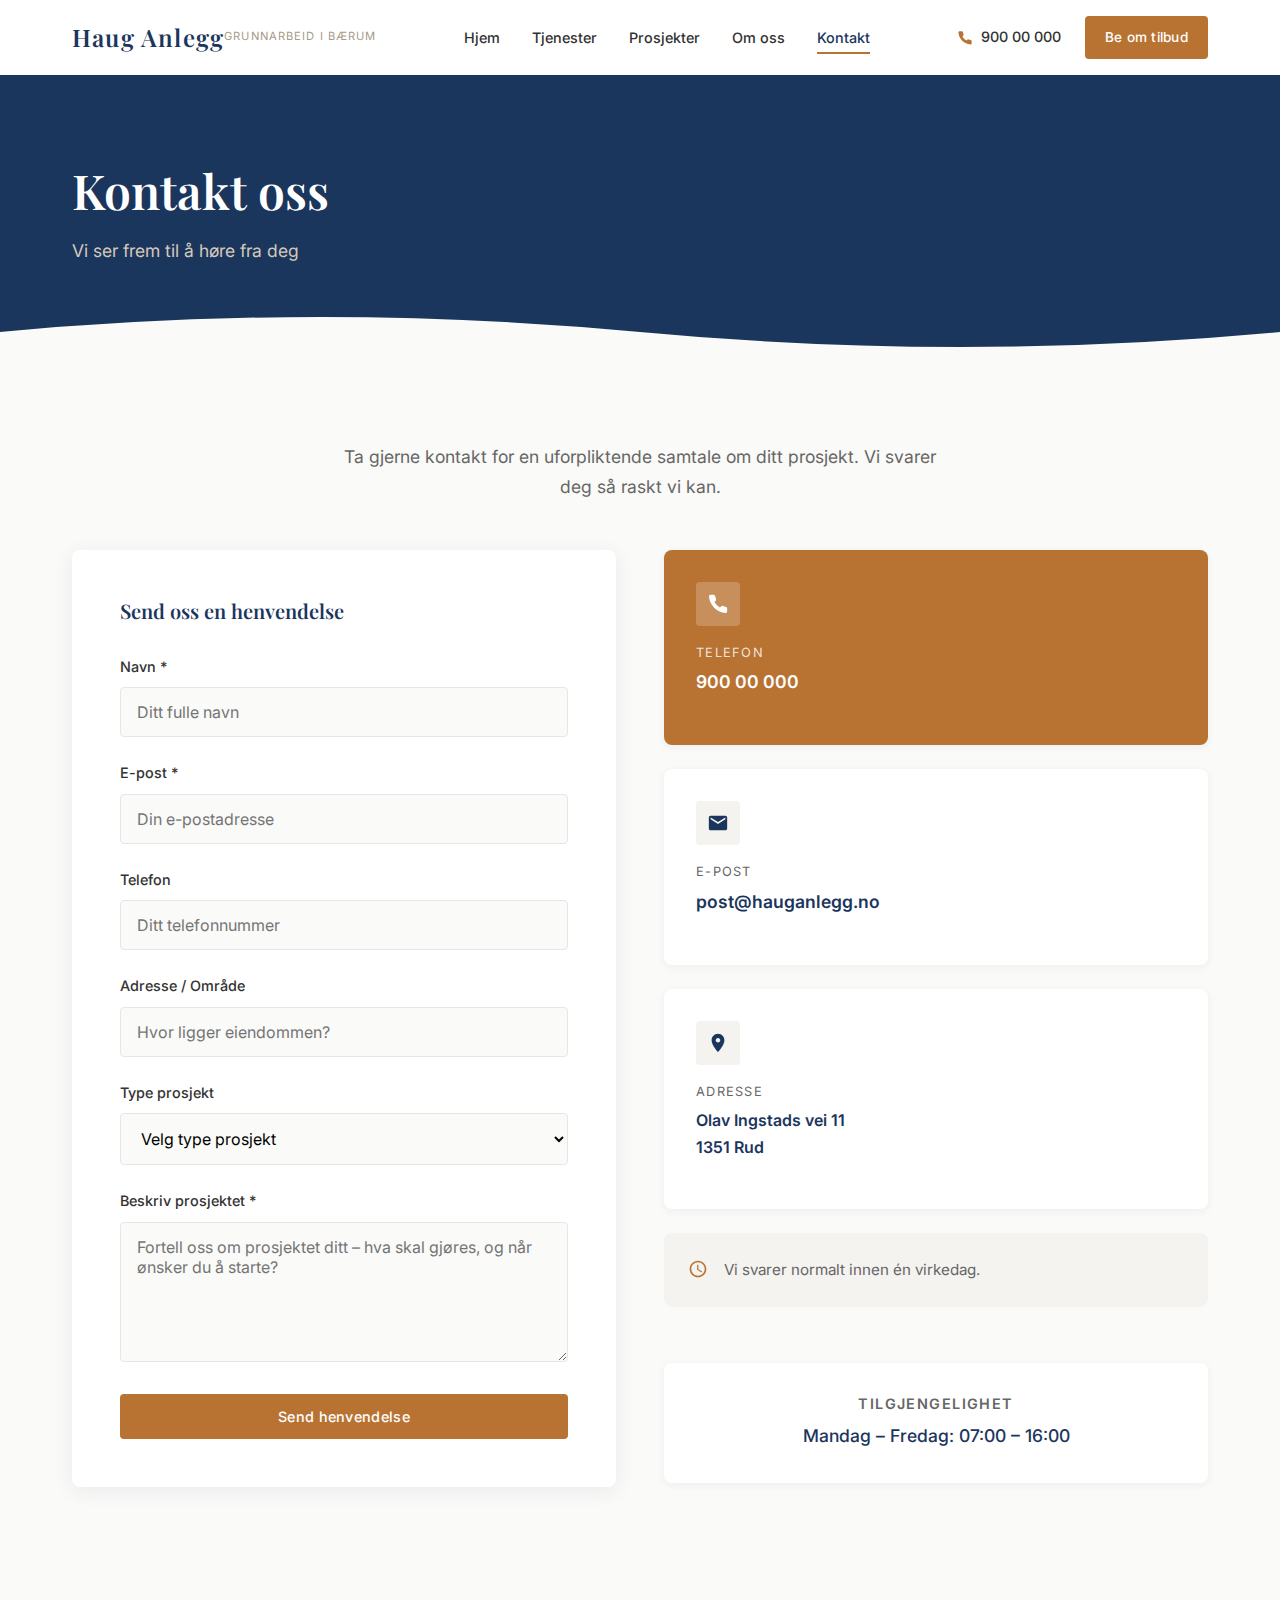
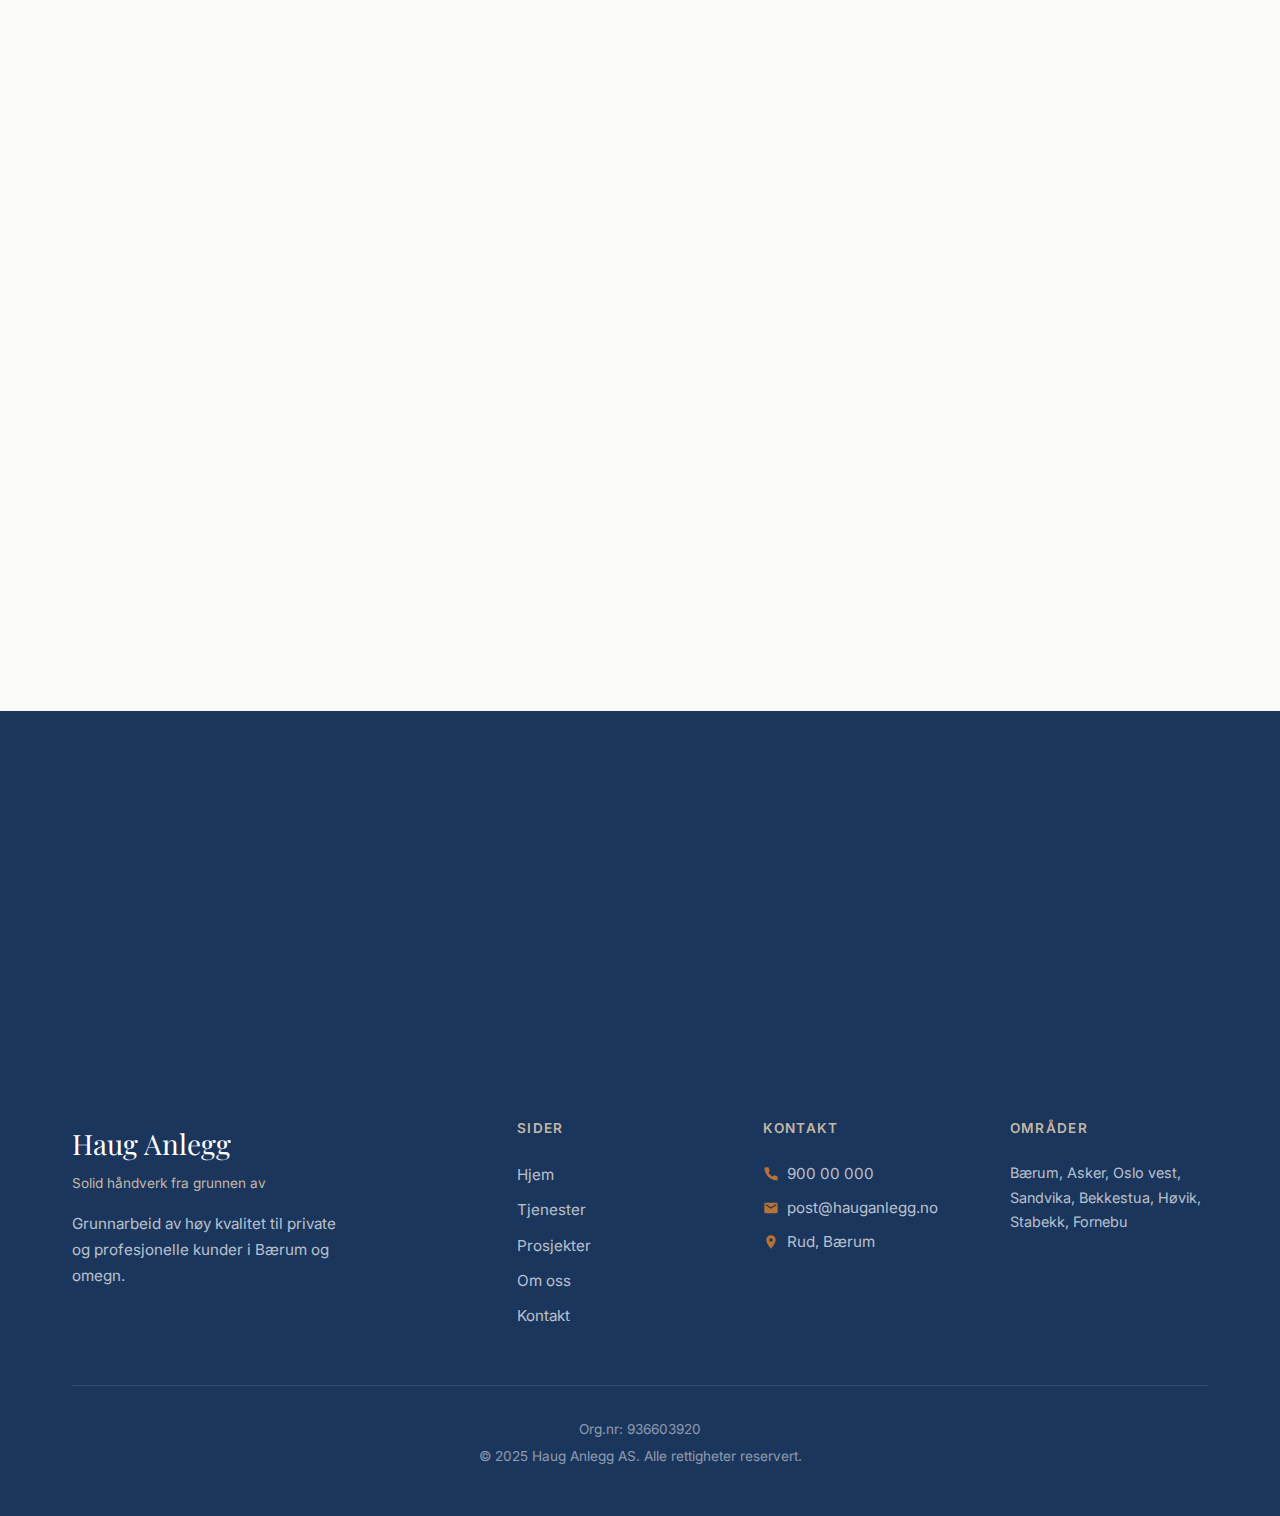
<file: kontakt.html>
<!DOCTYPE html>
<html lang="no">
<head>
    <meta charset="UTF-8">
    <meta name="viewport" content="width=device-width, initial-scale=1.0">
    <meta name="description" content="Kontakt Haug Anlegg AS - Din maskinentreprenør i Bærum. Ring 900 00 000 eller send oss en melding for grunnarbeid i Bærum, Asker og Oslo vest.">
    <meta name="keywords" content="kontakt haug anlegg, maskinentreprenør bærum, tilbud grunnarbeid">
    <meta name="author" content="Haug Anlegg AS">

    <!-- Favicon -->
    <link rel="icon" type="image/svg+xml" href="data:image/svg+xml,<svg xmlns='http://www.w3.org/2000/svg' viewBox='0 0 100 100'><text y='.9em' font-size='90'>&#9650;</text></svg>">

    <title>Kontakt | Haug Anlegg AS</title>

    <!-- Google Fonts -->
    <link rel="preconnect" href="https://fonts.googleapis.com">
    <link rel="preconnect" href="https://fonts.gstatic.com" crossorigin>
    <link href="https://fonts.googleapis.com/css2?family=Playfair+Display:wght@400;500;600;700&family=Inter:wght@400;500;600&display=swap" rel="stylesheet">

    <link rel="stylesheet" href="css/style.css">
</head>
<body>
    <!-- Header -->
    <header class="header">
        <div class="container">
            <div class="header__inner">
                <a href="index.html" class="logo">
                    <span class="logo__text">Haug Anlegg</span>
                    <span class="logo__tagline">Grunnarbeid i Bærum</span>
                </a>

                <nav class="nav">
                    <ul class="nav__list">
                        <li><a href="index.html" class="nav__link">Hjem</a></li>
                        <li><a href="tjenester.html" class="nav__link">Tjenester</a></li>
                        <li><a href="prosjekter.html" class="nav__link">Prosjekter</a></li>
                        <li><a href="om-oss.html" class="nav__link">Om oss</a></li>
                        <li><a href="kontakt.html" class="nav__link nav__link--active">Kontakt</a></li>
                    </ul>
                </nav>

                <div class="header__actions">
                    <a href="tel:+4790000000" class="header__phone">
                        <svg viewBox="0 0 24 24" xmlns="http://www.w3.org/2000/svg">
                            <path d="M22 16.92v3a2 2 0 0 1-2.18 2 19.79 19.79 0 0 1-8.63-3.07 19.5 19.5 0 0 1-6-6 19.79 19.79 0 0 1-3.07-8.67A2 2 0 0 1 4.11 2h3a2 2 0 0 1 2 1.72c.127.96.361 1.903.7 2.81a2 2 0 0 1-.45 2.11L8.09 9.91a16 16 0 0 0 6 6l1.27-1.27a2 2 0 0 1 2.11-.45c.907.339 1.85.573 2.81.7A2 2 0 0 1 22 16.92z"/>
                        </svg>
                        900 00 000
                    </a>
                    <a href="kontakt.html" class="btn btn--primary header__cta">Be om tilbud</a>
                </div>

                <button class="menu-toggle" aria-label="Meny">
                    <span class="menu-toggle__line"></span>
                    <span class="menu-toggle__line"></span>
                    <span class="menu-toggle__line"></span>
                </button>
            </div>
        </div>
    </header>

    <!-- Mobile Menu -->
    <div class="mobile-menu">
        <ul class="mobile-menu__list">
            <li class="mobile-menu__item"><a href="index.html" class="mobile-menu__link">Hjem</a></li>
            <li class="mobile-menu__item"><a href="tjenester.html" class="mobile-menu__link">Tjenester</a></li>
            <li class="mobile-menu__item"><a href="prosjekter.html" class="mobile-menu__link">Prosjekter</a></li>
            <li class="mobile-menu__item"><a href="om-oss.html" class="mobile-menu__link">Om oss</a></li>
            <li class="mobile-menu__item"><a href="kontakt.html" class="mobile-menu__link">Kontakt</a></li>
        </ul>
        <a href="tel:+4790000000" class="mobile-menu__phone">
            <svg viewBox="0 0 24 24" xmlns="http://www.w3.org/2000/svg">
                <path d="M22 16.92v3a2 2 0 0 1-2.18 2 19.79 19.79 0 0 1-8.63-3.07 19.5 19.5 0 0 1-6-6 19.79 19.79 0 0 1-3.07-8.67A2 2 0 0 1 4.11 2h3a2 2 0 0 1 2 1.72c.127.96.361 1.903.7 2.81a2 2 0 0 1-.45 2.11L8.09 9.91a16 16 0 0 0 6 6l1.27-1.27a2 2 0 0 1 2.11-.45c.907.339 1.85.573 2.81.7A2 2 0 0 1 22 16.92z"/>
            </svg>
            900 00 000
        </a>
        <a href="kontakt.html" class="btn btn--primary">Be om tilbud</a>
    </div>

    <!-- Page Hero -->
    <section class="page-hero">
        <div class="page-hero__decoration"></div>
        <div class="container">
            <div class="page-hero__content">
                <h1 class="page-hero__title fade-in">Kontakt oss</h1>
                <p class="page-hero__subtitle fade-in">Vi ser frem til å høre fra deg</p>
            </div>
        </div>
    </section>

    <!-- Contact Section -->
    <section class="contact-section">
        <div class="container">
            <div class="contact-intro fade-in">
                <p>
                    Ta gjerne kontakt for en uforpliktende samtale om ditt prosjekt. Vi svarer deg så
                    raskt vi kan.
                </p>
            </div>

            <div class="contact-grid">
                <!-- Contact Form -->
                <div class="contact-form-wrapper fade-in">
                    <h3>Send oss en henvendelse</h3>
                    <form class="contact-form" action="#" method="POST">
                        <div class="form-group">
                            <label for="name">Navn *</label>
                            <input type="text" id="name" name="name" required placeholder="Ditt fulle navn">
                        </div>

                        <div class="form-group">
                            <label for="email">E-post *</label>
                            <input type="email" id="email" name="email" required placeholder="Din e-postadresse">
                        </div>

                        <div class="form-group">
                            <label for="phone">Telefon</label>
                            <input type="tel" id="phone" name="phone" placeholder="Ditt telefonnummer">
                        </div>

                        <div class="form-group">
                            <label for="address">Adresse / Område</label>
                            <input type="text" id="address" name="address" placeholder="Hvor ligger eiendommen?">
                        </div>

                        <div class="form-group">
                            <label for="project-type">Type prosjekt</label>
                            <select id="project-type" name="project-type">
                                <option value="">Velg type prosjekt</option>
                                <option value="tomtearbeid">Tomtearbeid</option>
                                <option value="va-drenering">VA og drenering</option>
                                <option value="hage-terreng">Hage og terreng</option>
                                <option value="steinarbeid">Steinarbeid</option>
                                <option value="garasje-tilbygg">Garasje / tilbygg</option>
                                <option value="annet">Annet</option>
                            </select>
                        </div>

                        <div class="form-group">
                            <label for="message">Beskriv prosjektet *</label>
                            <textarea id="message" name="message" required placeholder="Fortell oss om prosjektet ditt – hva skal gjøres, og når ønsker du å starte?"></textarea>
                        </div>

                        <div class="form-submit">
                            <button type="submit" class="btn btn--primary">Send henvendelse</button>
                        </div>
                    </form>
                </div>

                <!-- Contact Info -->
                <div class="contact-info fade-in">
                    <!-- Phone Card - Highlighted -->
                    <div class="contact-info-card contact-info-card--highlight">
                        <div class="contact-info-card__icon">
                            <svg viewBox="0 0 24 24" xmlns="http://www.w3.org/2000/svg">
                                <path d="M22 16.92v3a2 2 0 0 1-2.18 2 19.79 19.79 0 0 1-8.63-3.07 19.5 19.5 0 0 1-6-6 19.79 19.79 0 0 1-3.07-8.67A2 2 0 0 1 4.11 2h3a2 2 0 0 1 2 1.72c.127.96.361 1.903.7 2.81a2 2 0 0 1-.45 2.11L8.09 9.91a16 16 0 0 0 6 6l1.27-1.27a2 2 0 0 1 2.11-.45c.907.339 1.85.573 2.81.7A2 2 0 0 1 22 16.92z"/>
                            </svg>
                        </div>
                        <p class="contact-info-card__title">Telefon</p>
                        <p class="contact-info-card__value">
                            <a href="tel:+4790000000">900 00 000</a>
                        </p>
                    </div>

                    <!-- Email Card -->
                    <div class="contact-info-card">
                        <div class="contact-info-card__icon">
                            <svg viewBox="0 0 24 24" xmlns="http://www.w3.org/2000/svg">
                                <path d="M20 4H4c-1.1 0-1.99.9-1.99 2L2 18c0 1.1.9 2 2 2h16c1.1 0 2-.9 2-2V6c0-1.1-.9-2-2-2zm0 4l-8 5-8-5V6l8 5 8-5v2z"/>
                            </svg>
                        </div>
                        <p class="contact-info-card__title">E-post</p>
                        <p class="contact-info-card__value">
                            <a href="mailto:post@hauganlegg.no">post@hauganlegg.no</a>
                        </p>
                    </div>

                    <!-- Address Card -->
                    <div class="contact-info-card">
                        <div class="contact-info-card__icon">
                            <svg viewBox="0 0 24 24" xmlns="http://www.w3.org/2000/svg">
                                <path d="M12 2C8.13 2 5 5.13 5 9c0 5.25 7 13 7 13s7-7.75 7-13c0-3.87-3.13-7-7-7zm0 9.5c-1.38 0-2.5-1.12-2.5-2.5s1.12-2.5 2.5-2.5 2.5 1.12 2.5 2.5-1.12 2.5-2.5 2.5z"/>
                            </svg>
                        </div>
                        <p class="contact-info-card__title">Adresse</p>
                        <p class="contact-info-card__value" style="font-size: 1rem;">
                            Olav Ingstads vei 11<br>
                            1351 Rud
                        </p>
                    </div>

                    <!-- Response Time Note -->
                    <div class="contact-note">
                        <svg viewBox="0 0 24 24" xmlns="http://www.w3.org/2000/svg">
                            <path d="M11.99 2C6.47 2 2 6.48 2 12s4.47 10 9.99 10C17.52 22 22 17.52 22 12S17.52 2 11.99 2zM12 20c-4.42 0-8-3.58-8-8s3.58-8 8-8 8 3.58 8 8-3.58 8-8 8zm.5-13H11v6l5.25 3.15.75-1.23-4.5-2.67z"/>
                        </svg>
                        <p>Vi svarer normalt innen én virkedag.</p>
                    </div>

                    <!-- Availability -->
                    <div class="availability">
                        <h4>Tilgjengelighet</h4>
                        <p>Mandag – Fredag: 07:00 – 16:00</p>
                    </div>
                </div>
            </div>

            <!-- Service Areas -->
            <div class="service-areas fade-in">
                <h3>Vårt dekningsområde</h3>
                <p>
                    Vi betjener hele Bærum kommune samt Asker og Oslo vest. Områder inkluderer:
                    Sandvika, Bekkestua, Stabekk, Høvik, Lysaker, Fornebu, Eiksmarka, Østerås,
                    Haslum, Slependen, Lommedalen, Bærums Verk, Rykkinn og omkringliggende områder.
                </p>
            </div>

            <!-- Contact Map -->
            <div class="contact-map fade-in">
                <h3>Finn oss</h3>
                <div class="map-wrapper">
                    <iframe
                        src="https://www.google.com/maps/embed?pb=!1m18!1m12!1m3!1d32000!2d10.5!3d59.917!2m3!1f0!2f0!3f0!3m2!1i1024!2i768!4f13.1!3m3!1m2!1s0x46416e7e4b5e5b5b%3A0x5b5b5b5b5b5b5b5b!2sRud%2C%20Baerum!5e0!3m2!1sen!2sno!4v1234567890"
                        width="100%"
                        height="400"
                        style="border:0;"
                        allowfullscreen=""
                        loading="lazy"
                        referrerpolicy="no-referrer-when-downgrade"
                        title="Kart over Rud, Bærum">
                    </iframe>
                </div>
            </div>
        </div>
    </section>

    <!-- CTA Banner -->
    <section class="cta-banner">
        <div class="container">
            <h2 class="cta-banner__title fade-in">Foretrekker du å ringe?</h2>
            <p class="cta-banner__text fade-in">
                Vi tar gjerne en prat på telefon om ditt prosjekt.
            </p>
            <div class="cta-banner__buttons fade-in">
                <a href="tel:+4790000000" class="btn btn--primary">Ring 900 00 000</a>
            </div>
        </div>
    </section>

    <!-- Footer -->
    <footer class="footer">
        <div class="container">
            <div class="footer__inner">
                <div class="footer__brand">
                    <div class="footer__logo">Haug Anlegg</div>
                    <p class="footer__tagline">Solid håndverk fra grunnen av</p>
                    <p class="footer__description">
                        Grunnarbeid av høy kvalitet til private og profesjonelle kunder i Bærum og omegn.
                    </p>
                </div>

                <div class="footer__section">
                    <h4 class="footer__title">Sider</h4>
                    <ul class="footer__links">
                        <li><a href="index.html">Hjem</a></li>
                        <li><a href="tjenester.html">Tjenester</a></li>
                        <li><a href="prosjekter.html">Prosjekter</a></li>
                        <li><a href="om-oss.html">Om oss</a></li>
                        <li><a href="kontakt.html">Kontakt</a></li>
                    </ul>
                </div>

                <div class="footer__section">
                    <h4 class="footer__title">Kontakt</h4>
                    <div class="footer__contact-item">
                        <svg viewBox="0 0 24 24" xmlns="http://www.w3.org/2000/svg">
                            <path d="M22 16.92v3a2 2 0 0 1-2.18 2 19.79 19.79 0 0 1-8.63-3.07 19.5 19.5 0 0 1-6-6 19.79 19.79 0 0 1-3.07-8.67A2 2 0 0 1 4.11 2h3a2 2 0 0 1 2 1.72c.127.96.361 1.903.7 2.81a2 2 0 0 1-.45 2.11L8.09 9.91a16 16 0 0 0 6 6l1.27-1.27a2 2 0 0 1 2.11-.45c.907.339 1.85.573 2.81.7A2 2 0 0 1 22 16.92z"/>
                        </svg>
                        <a href="tel:+4790000000">900 00 000</a>
                    </div>
                    <div class="footer__contact-item">
                        <svg viewBox="0 0 24 24" xmlns="http://www.w3.org/2000/svg">
                            <path d="M20 4H4c-1.1 0-1.99.9-1.99 2L2 18c0 1.1.9 2 2 2h16c1.1 0 2-.9 2-2V6c0-1.1-.9-2-2-2zm0 4l-8 5-8-5V6l8 5 8-5v2z"/>
                        </svg>
                        <a href="mailto:post@hauganlegg.no">post@hauganlegg.no</a>
                    </div>
                    <div class="footer__contact-item">
                        <svg viewBox="0 0 24 24" xmlns="http://www.w3.org/2000/svg">
                            <path d="M12 2C8.13 2 5 5.13 5 9c0 5.25 7 13 7 13s7-7.75 7-13c0-3.87-3.13-7-7-7zm0 9.5c-1.38 0-2.5-1.12-2.5-2.5s1.12-2.5 2.5-2.5 2.5 1.12 2.5 2.5-1.12 2.5-2.5 2.5z"/>
                        </svg>
                        <span>Rud, Bærum</span>
                    </div>
                </div>

                <div class="footer__section">
                    <h4 class="footer__title">Områder</h4>
                    <p class="footer__areas">Bærum, Asker, Oslo vest, Sandvika, Bekkestua, Høvik, Stabekk, Fornebu</p>
                </div>
            </div>

            <div class="footer__bottom">
                <p class="footer__org">Org.nr: 936603920</p>
                <p class="footer__copyright">&copy; 2025 Haug Anlegg AS. Alle rettigheter reservert.</p>
            </div>
        </div>
    </footer>

    <script src="js/main.js"></script>
</body>
</html>
</file>
<file: css/style.css>
/* ========================================
   HAUG ANLEGG AS - STYLE.CSS
   Refined Scandinavian Modern Design
   ======================================== */

/* CSS Variables */
:root {
    /* Colors - Premium Scandinavian Palette */
    --color-navy: #1B365D;
    --color-navy-dark: #142847;
    --color-navy-light: #2A4A75;
    --color-sand: #C4B7A6;
    --color-sand-light: #D4C9BB;
    --color-sand-dark: #A89A88;
    --color-copper: #B87333;
    --color-copper-dark: #9A5F2A;
    --color-copper-light: #CB8B4D;
    --color-offwhite: #FAFAF8;
    --color-cream: #F5F3F0;
    --color-charcoal: #333333;
    --color-gray: #666666;
    --color-light-gray: #E8E6E3;
    --color-white: #FFFFFF;

    /* Typography */
    --font-heading: 'Playfair Display', Georgia, serif;
    --font-body: 'Inter', -apple-system, BlinkMacSystemFont, sans-serif;

    /* Spacing */
    --spacing-xs: 0.5rem;
    --spacing-sm: 1rem;
    --spacing-md: 1.5rem;
    --spacing-lg: 2rem;
    --spacing-xl: 3rem;
    --spacing-xxl: 5rem;

    /* Transitions */
    --transition-fast: 0.2s ease;
    --transition-normal: 0.3s ease;
    --transition-slow: 0.5s ease;

    /* Shadows */
    --shadow-sm: 0 2px 8px rgba(27, 54, 93, 0.06);
    --shadow-md: 0 4px 20px rgba(27, 54, 93, 0.08);
    --shadow-lg: 0 8px 40px rgba(27, 54, 93, 0.1);

    /* Border Radius */
    --radius-sm: 4px;
    --radius-md: 8px;
    --radius-lg: 12px;
}

/* Reset & Base */
*, *::before, *::after {
    box-sizing: border-box;
    margin: 0;
    padding: 0;
}

html {
    scroll-behavior: smooth;
    font-size: 16px;
}

body {
    font-family: var(--font-body);
    font-size: 1rem;
    line-height: 1.7;
    color: var(--color-charcoal);
    background-color: var(--color-offwhite);
    overflow-x: hidden;
    -webkit-font-smoothing: antialiased;
    -moz-osx-font-smoothing: grayscale;
}

img {
    max-width: 100%;
    height: auto;
    display: block;
}

a {
    color: inherit;
    text-decoration: none;
    transition: var(--transition-fast);
}

ul, ol {
    list-style: none;
}

/* Typography */
h1, h2, h3, h4, h5, h6 {
    font-family: var(--font-heading);
    font-weight: 600;
    line-height: 1.25;
    color: var(--color-navy);
}

h1 { font-size: clamp(2.25rem, 5vw, 3.5rem); }
h2 { font-size: clamp(1.75rem, 3.5vw, 2.5rem); }
h3 { font-size: clamp(1.25rem, 2vw, 1.5rem); }
h4 { font-size: 1.125rem; }

p {
    margin-bottom: 1rem;
}

.lead {
    font-size: 1.125rem;
    line-height: 1.8;
    color: var(--color-gray);
}

/* Container */
.container {
    width: 100%;
    max-width: 1200px;
    margin: 0 auto;
    padding: 0 var(--spacing-md);
}

/* Buttons */
.btn {
    display: inline-flex;
    align-items: center;
    justify-content: center;
    gap: 0.5rem;
    padding: 0.875rem 1.75rem;
    font-family: var(--font-body);
    font-size: 0.9rem;
    font-weight: 500;
    letter-spacing: 0.02em;
    border: none;
    border-radius: var(--radius-sm);
    cursor: pointer;
    transition: var(--transition-normal);
}

.btn--primary {
    background: var(--color-copper);
    color: var(--color-white);
}

.btn--primary:hover {
    background: var(--color-copper-dark);
    transform: translateY(-2px);
    box-shadow: 0 4px 12px rgba(184, 115, 51, 0.25);
}

.btn--secondary {
    background: var(--color-navy);
    color: var(--color-white);
}

.btn--secondary:hover {
    background: var(--color-navy-dark);
    transform: translateY(-2px);
}

.btn--outline {
    background: transparent;
    color: var(--color-navy);
    border: 1.5px solid var(--color-navy);
}

.btn--outline:hover {
    background: var(--color-navy);
    color: var(--color-white);
}

.btn--outline-light {
    background: transparent;
    color: var(--color-white);
    border: 1.5px solid var(--color-white);
}

.btn--outline-light:hover {
    background: var(--color-white);
    color: var(--color-navy);
}

/* ========================================
   HEADER
   ======================================== */
.header {
    position: fixed;
    top: 0;
    left: 0;
    right: 0;
    z-index: 1000;
    padding: var(--spacing-sm) 0;
    background: var(--color-white);
    transition: var(--transition-normal);
}

.header--scrolled {
    box-shadow: var(--shadow-md);
}

.header__inner {
    display: flex;
    align-items: center;
    justify-content: space-between;
    gap: var(--spacing-md);
}

/* Logo */
.logo {
    display: flex;
    flex-direction: row;
    align-items: center;
}

.logo__content {
    display: flex;
    flex-direction: column;
}

.logo__text {
    font-family: var(--font-heading);
    font-size: 1.5rem;
    font-weight: 600;
    color: var(--color-navy);
    letter-spacing: 0.05em;
}

.logo__tagline {
    font-family: var(--font-body);
    font-size: 0.7rem;
    color: var(--color-sand-dark);
    letter-spacing: 0.1em;
    text-transform: uppercase;
    margin-top: -2px;
}

/* Navigation */
.nav {
    display: none;
}

.nav__list {
    display: flex;
    gap: var(--spacing-lg);
}

.nav__link {
    font-size: 0.9rem;
    font-weight: 500;
    color: var(--color-charcoal);
    padding: 0.5rem 0;
    position: relative;
}

.nav__link::after {
    content: '';
    position: absolute;
    bottom: 0;
    left: 0;
    width: 0;
    height: 2px;
    background: var(--color-copper);
    transition: var(--transition-normal);
}

.nav__link:hover::after,
.nav__link--active::after {
    width: 100%;
}

.nav__link:hover,
.nav__link--active {
    color: var(--color-navy);
}

/* Header Actions */
.header__actions {
    display: none;
    align-items: center;
    gap: var(--spacing-md);
}

.header__phone {
    display: flex;
    align-items: center;
    gap: 0.5rem;
    color: var(--color-charcoal);
    font-weight: 500;
    font-size: 0.9rem;
}

.header__phone svg {
    width: 16px;
    height: 16px;
    fill: var(--color-copper);
}

.header__cta {
    padding: 0.625rem 1.25rem;
    font-size: 0.85rem;
}

/* Mobile Menu Toggle */
.menu-toggle {
    display: flex;
    flex-direction: column;
    justify-content: center;
    gap: 5px;
    width: 28px;
    height: 28px;
    background: none;
    border: none;
    cursor: pointer;
    padding: 0;
}

.menu-toggle__line {
    width: 100%;
    height: 2px;
    background: var(--color-navy);
    transition: var(--transition-normal);
}

.menu-toggle.active .menu-toggle__line:nth-child(1) {
    transform: rotate(45deg) translate(5px, 5px);
}

.menu-toggle.active .menu-toggle__line:nth-child(2) {
    opacity: 0;
}

.menu-toggle.active .menu-toggle__line:nth-child(3) {
    transform: rotate(-45deg) translate(5px, -5px);
}

/* Mobile Menu */
.mobile-menu {
    position: fixed;
    top: 0;
    left: 0;
    right: 0;
    bottom: 0;
    background: var(--color-white);
    z-index: 999;
    display: flex;
    flex-direction: column;
    justify-content: center;
    align-items: center;
    gap: var(--spacing-lg);
    padding: var(--spacing-xl);
    opacity: 0;
    visibility: hidden;
    transition: var(--transition-normal);
}

.mobile-menu.active {
    opacity: 1;
    visibility: visible;
}

.mobile-menu__list {
    text-align: center;
}

.mobile-menu__item {
    margin-bottom: var(--spacing-md);
}

.mobile-menu__link {
    font-family: var(--font-heading);
    font-size: 1.5rem;
    color: var(--color-navy);
    transition: var(--transition-fast);
}

.mobile-menu__link:hover {
    color: var(--color-copper);
}

.mobile-menu__phone {
    display: flex;
    align-items: center;
    gap: 0.5rem;
    color: var(--color-charcoal);
    font-size: 1.1rem;
    font-weight: 500;
}

.mobile-menu__phone svg {
    width: 20px;
    height: 20px;
    fill: var(--color-copper);
}

/* ========================================
   HERO SECTION
   ======================================== */
.hero {
    position: relative;
    min-height: 100vh;
    display: flex;
    align-items: center;
    background: var(--color-navy);
    overflow: hidden;
}

.hero__background {
    position: absolute;
    top: 0;
    left: 0;
    right: 0;
    bottom: 0;
}

.hero__background img {
    width: 100%;
    height: 100%;
    object-fit: cover;
    opacity: 0.3;
}

.hero__overlay {
    position: absolute;
    top: 0;
    left: 0;
    right: 0;
    bottom: 0;
    background: linear-gradient(135deg, rgba(27, 54, 93, 0.9) 0%, rgba(27, 54, 93, 0.7) 100%);
}

.hero__content {
    position: relative;
    z-index: 1;
    max-width: 700px;
    padding: 150px var(--spacing-md) var(--spacing-xxl);
}

.hero__label {
    display: inline-block;
    font-size: 0.8rem;
    font-weight: 500;
    color: var(--color-sand);
    letter-spacing: 0.15em;
    text-transform: uppercase;
    margin-bottom: var(--spacing-sm);
}

.hero__title {
    font-size: clamp(2.5rem, 6vw, 4rem);
    color: var(--color-white);
    margin-bottom: var(--spacing-sm);
    line-height: 1.1;
}

.hero__subtitle {
    font-family: var(--font-body);
    font-size: 1.25rem;
    color: var(--color-sand-light);
    font-weight: 400;
    margin-bottom: var(--spacing-lg);
}

.hero__description {
    font-size: 1.05rem;
    color: rgba(255, 255, 255, 0.85);
    line-height: 1.8;
    margin-bottom: var(--spacing-xl);
}

.hero__buttons {
    display: flex;
    flex-wrap: wrap;
    gap: var(--spacing-sm);
}

/* Decorative element */
.hero__decoration {
    position: absolute;
    bottom: 0;
    left: 0;
    right: 0;
    height: 120px;
    background: url("data:image/svg+xml,%3Csvg xmlns='http://www.w3.org/2000/svg' viewBox='0 0 1440 120' preserveAspectRatio='none'%3E%3Cpath fill='%23FAFAF8' d='M0,120 L0,60 Q360,0 720,60 T1440,60 L1440,120 Z'/%3E%3C/svg%3E") no-repeat bottom center;
    background-size: cover;
}

/* ========================================
   PAGE HERO (for inner pages)
   ======================================== */
.page-hero {
    position: relative;
    padding: 160px 0 80px;
    background: var(--color-navy);
}

.page-hero__decoration {
    position: absolute;
    bottom: 0;
    left: 0;
    right: 0;
    height: 60px;
    background: url("data:image/svg+xml,%3Csvg xmlns='http://www.w3.org/2000/svg' viewBox='0 0 1440 60' preserveAspectRatio='none'%3E%3Cpath fill='%23FAFAF8' d='M0,60 L0,30 Q360,0 720,30 T1440,30 L1440,60 Z'/%3E%3C/svg%3E") no-repeat bottom center;
    background-size: cover;
}

.page-hero__content {
    position: relative;
    z-index: 1;
}

.page-hero__title {
    font-size: clamp(2rem, 5vw, 3rem);
    color: var(--color-white);
    margin-bottom: var(--spacing-sm);
}

.page-hero__subtitle {
    font-size: 1.1rem;
    color: var(--color-sand-light);
}

/* ========================================
   SECTION STYLES
   ======================================== */
.section {
    padding: var(--spacing-xxl) 0;
}

.section--cream {
    background: var(--color-cream);
}

.section--navy {
    background: var(--color-navy);
    color: var(--color-white);
}

.section-header {
    text-align: center;
    margin-bottom: var(--spacing-xl);
}

.section-header__label {
    display: inline-block;
    font-size: 0.8rem;
    font-weight: 500;
    color: var(--color-copper);
    letter-spacing: 0.15em;
    text-transform: uppercase;
    margin-bottom: var(--spacing-sm);
}

.section-header__title {
    margin-bottom: var(--spacing-sm);
}

.section--navy .section-header__title {
    color: var(--color-white);
}

.section-header__line {
    width: 50px;
    height: 2px;
    background: var(--color-copper);
    margin: 0 auto var(--spacing-md);
}

.section-header__description {
    max-width: 600px;
    margin: 0 auto;
    color: var(--color-gray);
}

.section--navy .section-header__description {
    color: var(--color-sand-light);
}

/* ========================================
   SERVICES GRID (Home)
   ======================================== */
.services-grid {
    display: grid;
    grid-template-columns: 1fr;
    gap: var(--spacing-lg);
}

.service-card {
    background: var(--color-white);
    border-radius: var(--radius-md);
    padding: var(--spacing-xl);
    box-shadow: var(--shadow-sm);
    transition: var(--transition-normal);
    text-align: center;
}

.service-card:hover {
    transform: translateY(-4px);
    box-shadow: var(--shadow-lg);
}

.service-card__icon {
    width: 60px;
    height: 60px;
    background: var(--color-cream);
    border-radius: 50%;
    display: flex;
    align-items: center;
    justify-content: center;
    margin: 0 auto var(--spacing-md);
    transition: var(--transition-normal);
}

.service-card:hover .service-card__icon {
    background: var(--color-copper);
}

.service-card__icon svg {
    width: 28px;
    height: 28px;
    fill: var(--color-navy);
    transition: var(--transition-normal);
}

.service-card:hover .service-card__icon svg {
    fill: var(--color-white);
}

.service-card__icon img {
    width: 32px;
    height: 32px;
    object-fit: contain;
    transition: var(--transition-normal);
}

.service-card:hover .service-card__icon img {
    filter: brightness(0) invert(1);
}

.service-card__title {
    font-family: var(--font-heading);
    font-size: 1.25rem;
    color: var(--color-navy);
    margin-bottom: var(--spacing-sm);
}

.service-card__text {
    color: var(--color-gray);
    font-size: 0.95rem;
    margin-bottom: var(--spacing-sm);
}

.service-card__link {
    display: inline-flex;
    align-items: center;
    gap: 0.5rem;
    color: var(--color-copper);
    font-weight: 500;
    font-size: 0.9rem;
}

.service-card__link svg {
    width: 16px;
    height: 16px;
    fill: currentColor;
    transition: var(--transition-fast);
}

.service-card:hover .service-card__link svg {
    transform: translateX(4px);
}

/* ========================================
   VALUES SECTION
   ======================================== */
.values-grid {
    display: grid;
    grid-template-columns: 1fr;
    gap: var(--spacing-lg);
}

.value-card {
    text-align: center;
    padding: var(--spacing-lg);
}

.value-card__icon {
    width: 70px;
    height: 70px;
    background: rgba(184, 115, 51, 0.1);
    border-radius: 50%;
    display: flex;
    align-items: center;
    justify-content: center;
    margin: 0 auto var(--spacing-md);
}

.value-card__icon svg {
    width: 32px;
    height: 32px;
    fill: var(--color-copper);
}

.value-card__title {
    font-family: var(--font-heading);
    font-size: 1.25rem;
    color: var(--color-navy);
    margin-bottom: var(--spacing-sm);
}

.value-card__text {
    color: var(--color-gray);
    line-height: 1.7;
}

/* ========================================
   CTA BANNER
   ======================================== */
.cta-banner {
    padding: var(--spacing-xxl) 0;
    background: var(--color-navy);
    text-align: center;
}

.cta-banner__title {
    font-size: clamp(1.5rem, 3vw, 2rem);
    color: var(--color-white);
    margin-bottom: var(--spacing-sm);
}

.cta-banner__text {
    color: var(--color-sand-light);
    font-size: 1.05rem;
    max-width: 500px;
    margin: 0 auto var(--spacing-lg);
}

.cta-banner__buttons {
    display: flex;
    flex-wrap: wrap;
    justify-content: center;
    gap: var(--spacing-sm);
}

/* ========================================
   SERVICES PAGE
   ======================================== */
.services-intro {
    padding: var(--spacing-xl) 0;
    text-align: center;
}

.services-intro__text {
    max-width: 700px;
    margin: 0 auto;
    font-size: 1.1rem;
    color: var(--color-gray);
}

.service-detail {
    padding: var(--spacing-xxl) 0;
}

.service-detail:nth-child(even) {
    background: var(--color-cream);
}

.service-detail__inner {
    display: grid;
    grid-template-columns: 1fr;
    gap: var(--spacing-xl);
    align-items: center;
}

.service-detail__image {
    border-radius: var(--radius-md);
    overflow: hidden;
    box-shadow: var(--shadow-md);
}

.service-detail__image img {
    width: 100%;
    height: 300px;
    object-fit: cover;
}

.service-detail__content {
    padding: var(--spacing-md) 0;
}

.service-detail__title {
    font-size: 1.75rem;
    margin-bottom: var(--spacing-sm);
}

.service-detail__tagline {
    color: var(--color-copper);
    font-style: italic;
    margin-bottom: var(--spacing-md);
}

.service-detail__text {
    color: var(--color-gray);
    margin-bottom: var(--spacing-md);
}

.service-detail__list {
    margin-bottom: var(--spacing-lg);
}

.service-detail__list li {
    display: flex;
    align-items: flex-start;
    gap: 0.75rem;
    padding: 0.5rem 0;
    color: var(--color-charcoal);
}

.service-detail__list li svg {
    width: 18px;
    height: 18px;
    fill: var(--color-copper);
    flex-shrink: 0;
    margin-top: 3px;
}

/* Process Section */
.process-section {
    padding: var(--spacing-xxl) 0;
    background: var(--color-navy);
}

.process-grid {
    display: grid;
    grid-template-columns: 1fr;
    gap: var(--spacing-lg);
}

.process-step {
    display: flex;
    align-items: flex-start;
    gap: var(--spacing-md);
}

.process-step__number {
    width: 40px;
    height: 40px;
    background: var(--color-copper);
    border-radius: 50%;
    display: flex;
    align-items: center;
    justify-content: center;
    font-family: var(--font-heading);
    font-weight: 600;
    color: var(--color-white);
    flex-shrink: 0;
}

.process-step__content h4 {
    color: var(--color-white);
    margin-bottom: 0.25rem;
}

.process-step__content p {
    color: var(--color-sand-light);
    font-size: 0.95rem;
    margin: 0;
}

/* ========================================
   PROJECTS PAGE
   ======================================== */
.projects-intro {
    padding: var(--spacing-xl) 0;
    text-align: center;
}

.projects-intro__text {
    max-width: 600px;
    margin: 0 auto;
    font-size: 1.1rem;
    color: var(--color-gray);
}

.projects-grid {
    display: grid;
    grid-template-columns: 1fr;
    gap: var(--spacing-lg);
}

.project-card {
    background: var(--color-white);
    border-radius: var(--radius-md);
    overflow: hidden;
    box-shadow: var(--shadow-sm);
    transition: var(--transition-normal);
}

.project-card:hover {
    transform: translateY(-4px);
    box-shadow: var(--shadow-lg);
}

.project-card__image {
    height: 220px;
    overflow: hidden;
}

.project-card__image img {
    width: 100%;
    height: 100%;
    object-fit: cover;
    transition: var(--transition-slow);
}

.project-card:hover .project-card__image img {
    transform: scale(1.05);
}

.project-card__content {
    padding: var(--spacing-lg);
}

.project-card__title {
    font-family: var(--font-heading);
    font-size: 1.1rem;
    color: var(--color-navy);
    margin-bottom: var(--spacing-xs);
}

.project-card__location {
    color: var(--color-copper);
    font-size: 0.85rem;
    font-weight: 500;
    margin-bottom: var(--spacing-sm);
}

.project-card__text {
    color: var(--color-gray);
    font-size: 0.9rem;
}

.projects-note {
    text-align: center;
    padding: var(--spacing-xl);
    background: var(--color-cream);
    border-radius: var(--radius-md);
    margin-top: var(--spacing-xl);
}

.projects-note p {
    color: var(--color-gray);
    font-style: italic;
    margin: 0;
}

/* ========================================
   ABOUT PAGE
   ======================================== */
.about-intro {
    padding: var(--spacing-xxl) 0;
}

.about-intro__content {
    max-width: 800px;
    margin: 0 auto;
}

.about-intro__lead {
    font-size: 1.25rem;
    line-height: 1.8;
    color: var(--color-charcoal);
    margin-bottom: var(--spacing-lg);
    padding-left: var(--spacing-lg);
    border-left: 3px solid var(--color-copper);
}

.about-intro__text {
    font-size: 1.05rem;
    color: var(--color-gray);
}

.about-section {
    padding: var(--spacing-xxl) 0;
}

.about-section--cream {
    background: var(--color-cream);
}

.about-section__inner {
    display: grid;
    grid-template-columns: 1fr;
    gap: var(--spacing-xl);
    align-items: center;
}

.about-section__image {
    border-radius: var(--radius-md);
    overflow: hidden;
    box-shadow: var(--shadow-md);
}

.about-section__image img {
    width: 100%;
    height: 350px;
    object-fit: cover;
}

.about-section__content h3 {
    font-size: 1.75rem;
    margin-bottom: var(--spacing-md);
}

.about-section__content p {
    color: var(--color-gray);
    font-size: 1.05rem;
}

/* About Values */
.about-values {
    display: grid;
    grid-template-columns: 1fr;
    gap: var(--spacing-lg);
}

.about-value {
    background: var(--color-white);
    border-radius: var(--radius-md);
    padding: var(--spacing-xl);
    box-shadow: var(--shadow-sm);
    text-align: center;
}

.about-value__icon {
    width: 60px;
    height: 60px;
    background: var(--color-cream);
    border-radius: 50%;
    display: flex;
    align-items: center;
    justify-content: center;
    margin: 0 auto var(--spacing-md);
}

.about-value__icon svg {
    width: 28px;
    height: 28px;
    fill: var(--color-copper);
}

.about-value__title {
    font-family: var(--font-heading);
    font-size: 1.25rem;
    color: var(--color-navy);
    margin-bottom: var(--spacing-sm);
}

.about-value__text {
    color: var(--color-gray);
}

/* Trust Signals */
.trust-signals {
    padding: var(--spacing-xl) 0;
    background: var(--color-cream);
}

.trust-grid {
    display: grid;
    grid-template-columns: 1fr;
    gap: var(--spacing-md);
}

.trust-item {
    display: flex;
    align-items: center;
    gap: var(--spacing-sm);
    padding: var(--spacing-md);
    background: var(--color-white);
    border-radius: var(--radius-md);
}

.trust-item svg {
    width: 28px;
    height: 28px;
    fill: var(--color-navy);
    flex-shrink: 0;
}

.trust-item span {
    font-weight: 500;
    color: var(--color-charcoal);
}

/* ========================================
   CONTACT PAGE
   ======================================== */
.contact-section {
    padding: var(--spacing-xxl) 0;
}

.contact-intro {
    text-align: center;
    max-width: 600px;
    margin: 0 auto var(--spacing-xl);
}

.contact-intro p {
    font-size: 1.1rem;
    color: var(--color-gray);
}

.contact-grid {
    display: grid;
    grid-template-columns: 1fr;
    gap: var(--spacing-xl);
}

/* Contact Form */
.contact-form-wrapper {
    background: var(--color-white);
    border-radius: var(--radius-md);
    padding: var(--spacing-xl);
    box-shadow: var(--shadow-md);
}

.contact-form-wrapper h3 {
    font-size: 1.25rem;
    margin-bottom: var(--spacing-lg);
}

.form-group {
    margin-bottom: var(--spacing-md);
}

.form-group label {
    display: block;
    font-weight: 500;
    font-size: 0.9rem;
    margin-bottom: 0.5rem;
    color: var(--color-charcoal);
}

.form-group input,
.form-group select,
.form-group textarea {
    width: 100%;
    padding: 0.875rem 1rem;
    font-family: var(--font-body);
    font-size: 1rem;
    border: 1.5px solid var(--color-light-gray);
    border-radius: var(--radius-sm);
    background: var(--color-offwhite);
    transition: var(--transition-fast);
}

.form-group input:focus,
.form-group select:focus,
.form-group textarea:focus {
    outline: none;
    border-color: var(--color-copper);
    background: var(--color-white);
}

.form-group textarea {
    min-height: 140px;
    resize: vertical;
}

.form-group input.error,
.form-group select.error,
.form-group textarea.error {
    border-color: #dc3545;
}

.form-error {
    color: #dc3545;
    font-size: 0.85rem;
    margin-top: 0.25rem;
}

.form-submit {
    margin-top: var(--spacing-md);
}

.form-submit .btn {
    width: 100%;
}

/* Contact Info */
.contact-info {
    display: flex;
    flex-direction: column;
    gap: var(--spacing-md);
}

.contact-info-card {
    background: var(--color-white);
    border-radius: var(--radius-md);
    padding: var(--spacing-lg);
    box-shadow: var(--shadow-sm);
}

.contact-info-card__icon {
    width: 44px;
    height: 44px;
    background: var(--color-cream);
    border-radius: var(--radius-sm);
    display: flex;
    align-items: center;
    justify-content: center;
    margin-bottom: var(--spacing-sm);
}

.contact-info-card__icon svg {
    width: 22px;
    height: 22px;
    fill: var(--color-navy);
}

.contact-info-card__title {
    font-size: 0.8rem;
    color: var(--color-gray);
    text-transform: uppercase;
    letter-spacing: 0.1em;
    margin-bottom: 0.25rem;
}

.contact-info-card__value {
    font-size: 1.1rem;
    font-weight: 600;
    color: var(--color-navy);
}

.contact-info-card__value a {
    color: var(--color-navy);
}

.contact-info-card__value a:hover {
    color: var(--color-copper);
}

.contact-info-card--highlight {
    background: var(--color-copper);
}

.contact-info-card--highlight .contact-info-card__icon {
    background: rgba(255, 255, 255, 0.2);
}

.contact-info-card--highlight .contact-info-card__icon svg {
    fill: var(--color-white);
}

.contact-info-card--highlight .contact-info-card__title {
    color: rgba(255, 255, 255, 0.8);
}

.contact-info-card--highlight .contact-info-card__value {
    color: var(--color-white);
}

.contact-info-card--highlight .contact-info-card__value a {
    color: var(--color-white);
}

.contact-note {
    background: var(--color-cream);
    border-radius: var(--radius-md);
    padding: var(--spacing-md);
    display: flex;
    align-items: flex-start;
    gap: var(--spacing-sm);
}

.contact-note svg {
    width: 20px;
    height: 20px;
    fill: var(--color-copper);
    flex-shrink: 0;
    margin-top: 2px;
}

.contact-note p {
    color: var(--color-gray);
    font-size: 0.95rem;
    margin: 0;
}

/* Service Areas */
.service-areas {
    margin-top: var(--spacing-xl);
    padding: var(--spacing-xl);
    background: var(--color-cream);
    border-radius: var(--radius-md);
}

.service-areas h3 {
    font-size: 1.25rem;
    margin-bottom: var(--spacing-md);
    text-align: center;
}

.service-areas p {
    text-align: center;
    color: var(--color-gray);
    margin: 0;
}

/* Contact Map */
.contact-map {
    margin-top: var(--spacing-xl);
}

.contact-map h3 {
    font-size: 1.25rem;
    margin-bottom: var(--spacing-md);
}

.map-wrapper {
    border-radius: var(--radius-md);
    overflow: hidden;
    box-shadow: var(--shadow-md);
}

.map-wrapper iframe {
    display: block;
    width: 100%;
    height: 350px;
}

/* Availability */
.availability {
    margin-top: var(--spacing-lg);
    padding: var(--spacing-lg);
    background: var(--color-white);
    border-radius: var(--radius-md);
    text-align: center;
    box-shadow: var(--shadow-sm);
}

.availability h4 {
    font-family: var(--font-body);
    font-weight: 600;
    font-size: 0.9rem;
    color: var(--color-gray);
    text-transform: uppercase;
    letter-spacing: 0.1em;
    margin-bottom: var(--spacing-xs);
}

.availability p {
    color: var(--color-navy);
    font-size: 1.1rem;
    font-weight: 500;
    margin: 0;
}

/* ========================================
   FOOTER
   ======================================== */
.footer {
    background: var(--color-navy);
    color: var(--color-white);
    padding: var(--spacing-xxl) 0 var(--spacing-lg);
}

.footer__inner {
    display: grid;
    grid-template-columns: 1fr;
    gap: var(--spacing-xl);
}

.footer__brand {
    text-align: center;
}

.footer__logo {
    font-family: var(--font-heading);
    font-size: 1.75rem;
    color: var(--color-white);
    margin-bottom: 0.25rem;
}

.footer__tagline {
    color: var(--color-sand);
    font-size: 0.85rem;
    margin-bottom: var(--spacing-sm);
}

.footer__description {
    color: rgba(255, 255, 255, 0.7);
    font-size: 0.95rem;
    max-width: 280px;
    margin: 0 auto;
}

.footer__section {
    text-align: center;
}

.footer__title {
    font-family: var(--font-body);
    font-size: 0.85rem;
    font-weight: 600;
    color: var(--color-sand);
    text-transform: uppercase;
    letter-spacing: 0.1em;
    margin-bottom: var(--spacing-md);
}

.footer__links li {
    margin-bottom: 0.5rem;
}

.footer__links a {
    color: rgba(255, 255, 255, 0.7);
    font-size: 0.95rem;
    transition: var(--transition-fast);
}

.footer__links a:hover {
    color: var(--color-copper);
}

.footer__contact-item {
    display: flex;
    align-items: center;
    justify-content: center;
    gap: 0.5rem;
    margin-bottom: 0.5rem;
    color: rgba(255, 255, 255, 0.7);
    font-size: 0.95rem;
}

.footer__contact-item svg {
    width: 16px;
    height: 16px;
    fill: var(--color-copper);
}

.footer__contact-item a {
    color: rgba(255, 255, 255, 0.7);
}

.footer__contact-item a:hover {
    color: var(--color-copper);
}

.footer__areas {
    color: rgba(255, 255, 255, 0.7);
    font-size: 0.9rem;
    line-height: 1.7;
}

.footer__bottom {
    margin-top: var(--spacing-xl);
    padding-top: var(--spacing-lg);
    border-top: 1px solid rgba(255, 255, 255, 0.1);
    text-align: center;
}

.footer__org {
    color: rgba(255, 255, 255, 0.5);
    font-size: 0.85rem;
    margin-bottom: 0.25rem;
}

.footer__copyright {
    color: rgba(255, 255, 255, 0.5);
    font-size: 0.85rem;
}

.footer-attribution {
    color: rgba(255, 255, 255, 0.5);
    font-size: 0.75rem;
    margin-top: 0.5rem;
}

.logo-icon-img {
    width: 40px;
    height: 40px;
    object-fit: contain;
    margin-right: 8px;
}

/* ========================================
   ANIMATIONS
   ======================================== */
.fade-in {
    opacity: 0;
    transform: translateY(20px);
    transition: opacity 0.6s ease, transform 0.6s ease;
}

.fade-in.visible {
    opacity: 1;
    transform: translateY(0);
}

.fade-in-left {
    opacity: 0;
    transform: translateX(-20px);
    transition: opacity 0.6s ease, transform 0.6s ease;
}

.fade-in-left.visible {
    opacity: 1;
    transform: translateX(0);
}

.fade-in-right {
    opacity: 0;
    transform: translateX(20px);
    transition: opacity 0.6s ease, transform 0.6s ease;
}

.fade-in-right.visible {
    opacity: 1;
    transform: translateX(0);
}

.stagger-1 { transition-delay: 0.1s; }
.stagger-2 { transition-delay: 0.2s; }
.stagger-3 { transition-delay: 0.3s; }
.stagger-4 { transition-delay: 0.4s; }
.stagger-5 { transition-delay: 0.5s; }
.stagger-6 { transition-delay: 0.6s; }

/* ========================================
   MEDIA QUERIES
   ======================================== */

/* Tablet */
@media (min-width: 768px) {
    .nav {
        display: block;
    }

    .header__actions {
        display: flex;
    }

    .menu-toggle {
        display: none;
    }

    .services-grid {
        grid-template-columns: repeat(2, 1fr);
    }

    .values-grid {
        grid-template-columns: repeat(3, 1fr);
    }

    .service-detail__inner {
        grid-template-columns: 1fr 1fr;
    }

    .service-detail:nth-child(even) .service-detail__inner {
        direction: rtl;
    }

    .service-detail:nth-child(even) .service-detail__inner > * {
        direction: ltr;
    }

    .service-detail__image img {
        height: 350px;
    }

    .process-grid {
        grid-template-columns: repeat(2, 1fr);
    }

    .projects-grid {
        grid-template-columns: repeat(2, 1fr);
    }

    .about-section__inner {
        grid-template-columns: 1fr 1fr;
    }

    .about-values {
        grid-template-columns: repeat(3, 1fr);
    }

    .trust-grid {
        grid-template-columns: repeat(3, 1fr);
    }

    .contact-grid {
        grid-template-columns: 1fr 1fr;
    }

    .footer__inner {
        grid-template-columns: 2fr 1fr 1fr 1fr;
        text-align: left;
    }

    .footer__brand {
        text-align: left;
    }

    .footer__brand .footer__description {
        margin: 0;
    }

    .footer__section {
        text-align: left;
    }

    .footer__contact-item {
        justify-content: flex-start;
    }
}

/* Desktop */
@media (min-width: 1024px) {
    .services-grid {
        grid-template-columns: repeat(4, 1fr);
    }

    .process-grid {
        grid-template-columns: repeat(3, 1fr);
    }

    .projects-grid {
        grid-template-columns: repeat(3, 1fr);
    }

    .map-wrapper iframe {
        height: 400px;
    }
}

/* Large Desktop */
@media (min-width: 1200px) {
    .container {
        padding: 0 var(--spacing-lg);
    }
}
</file>
